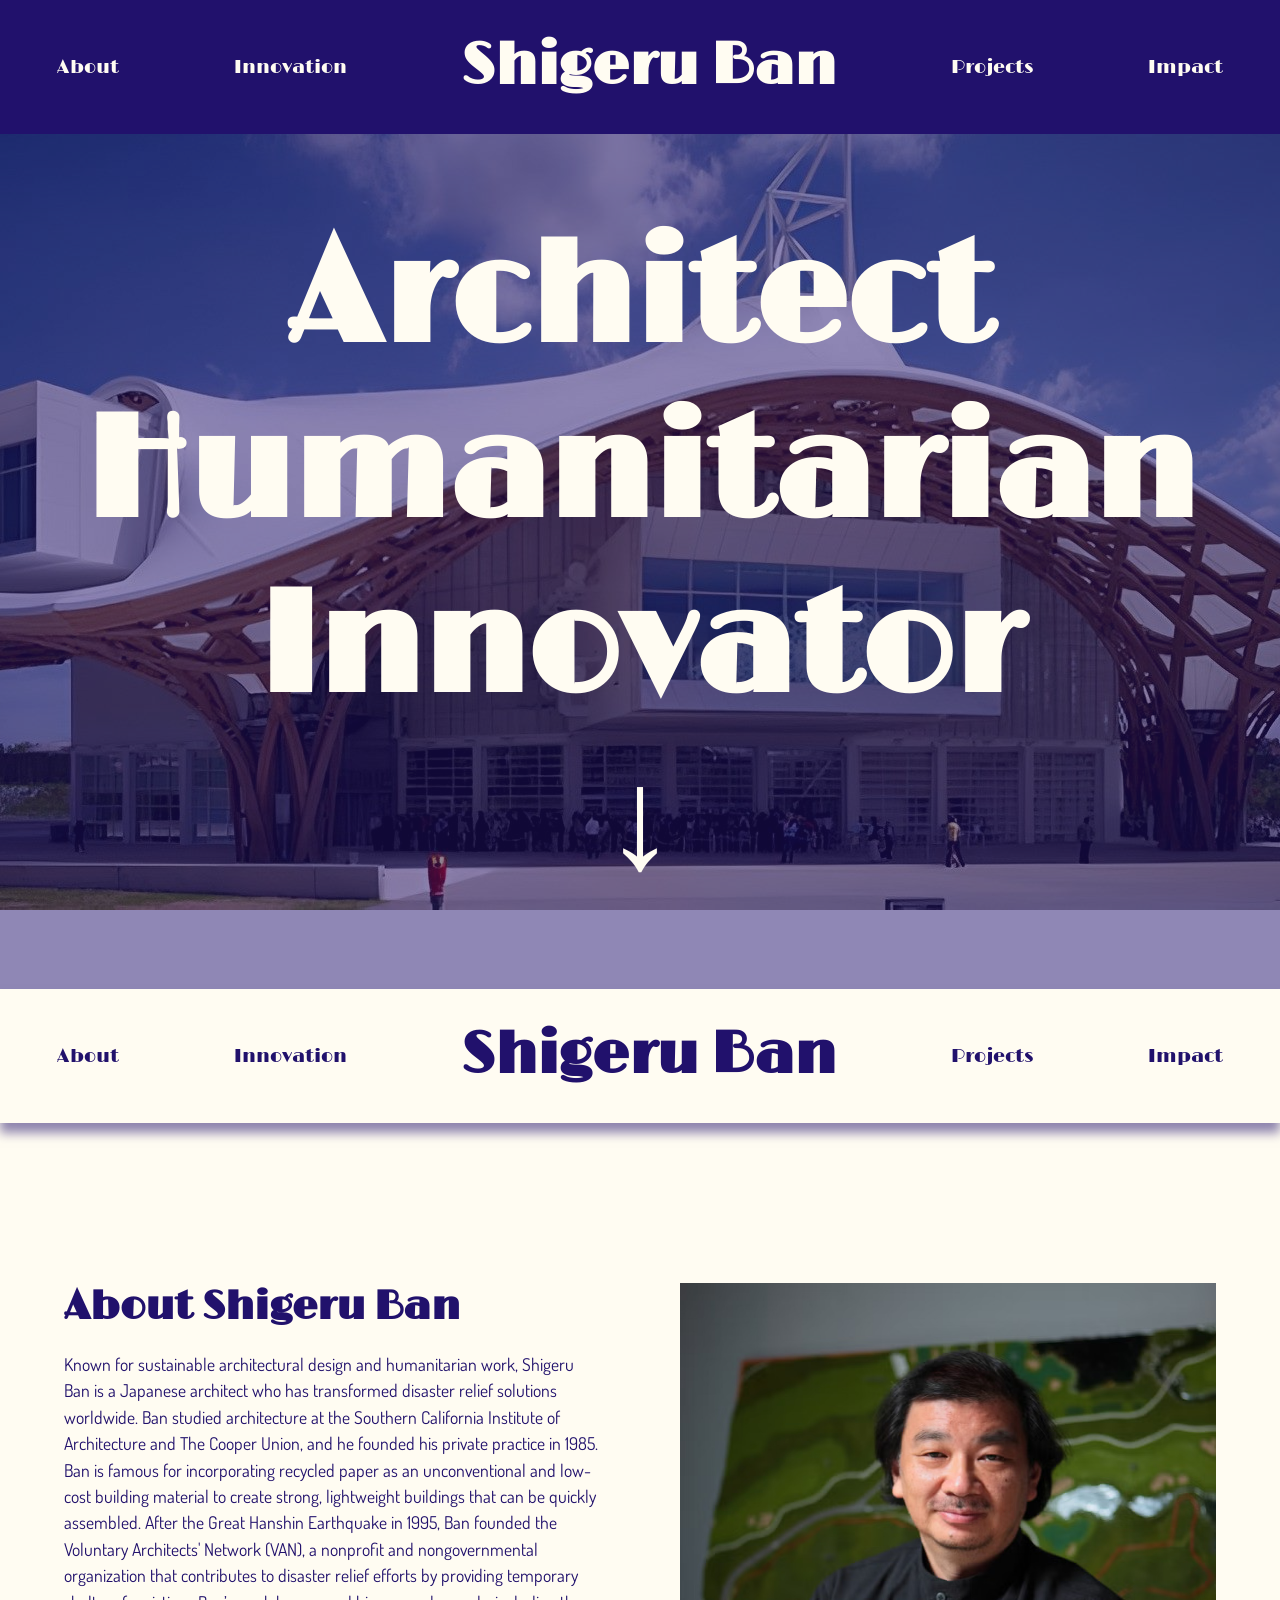
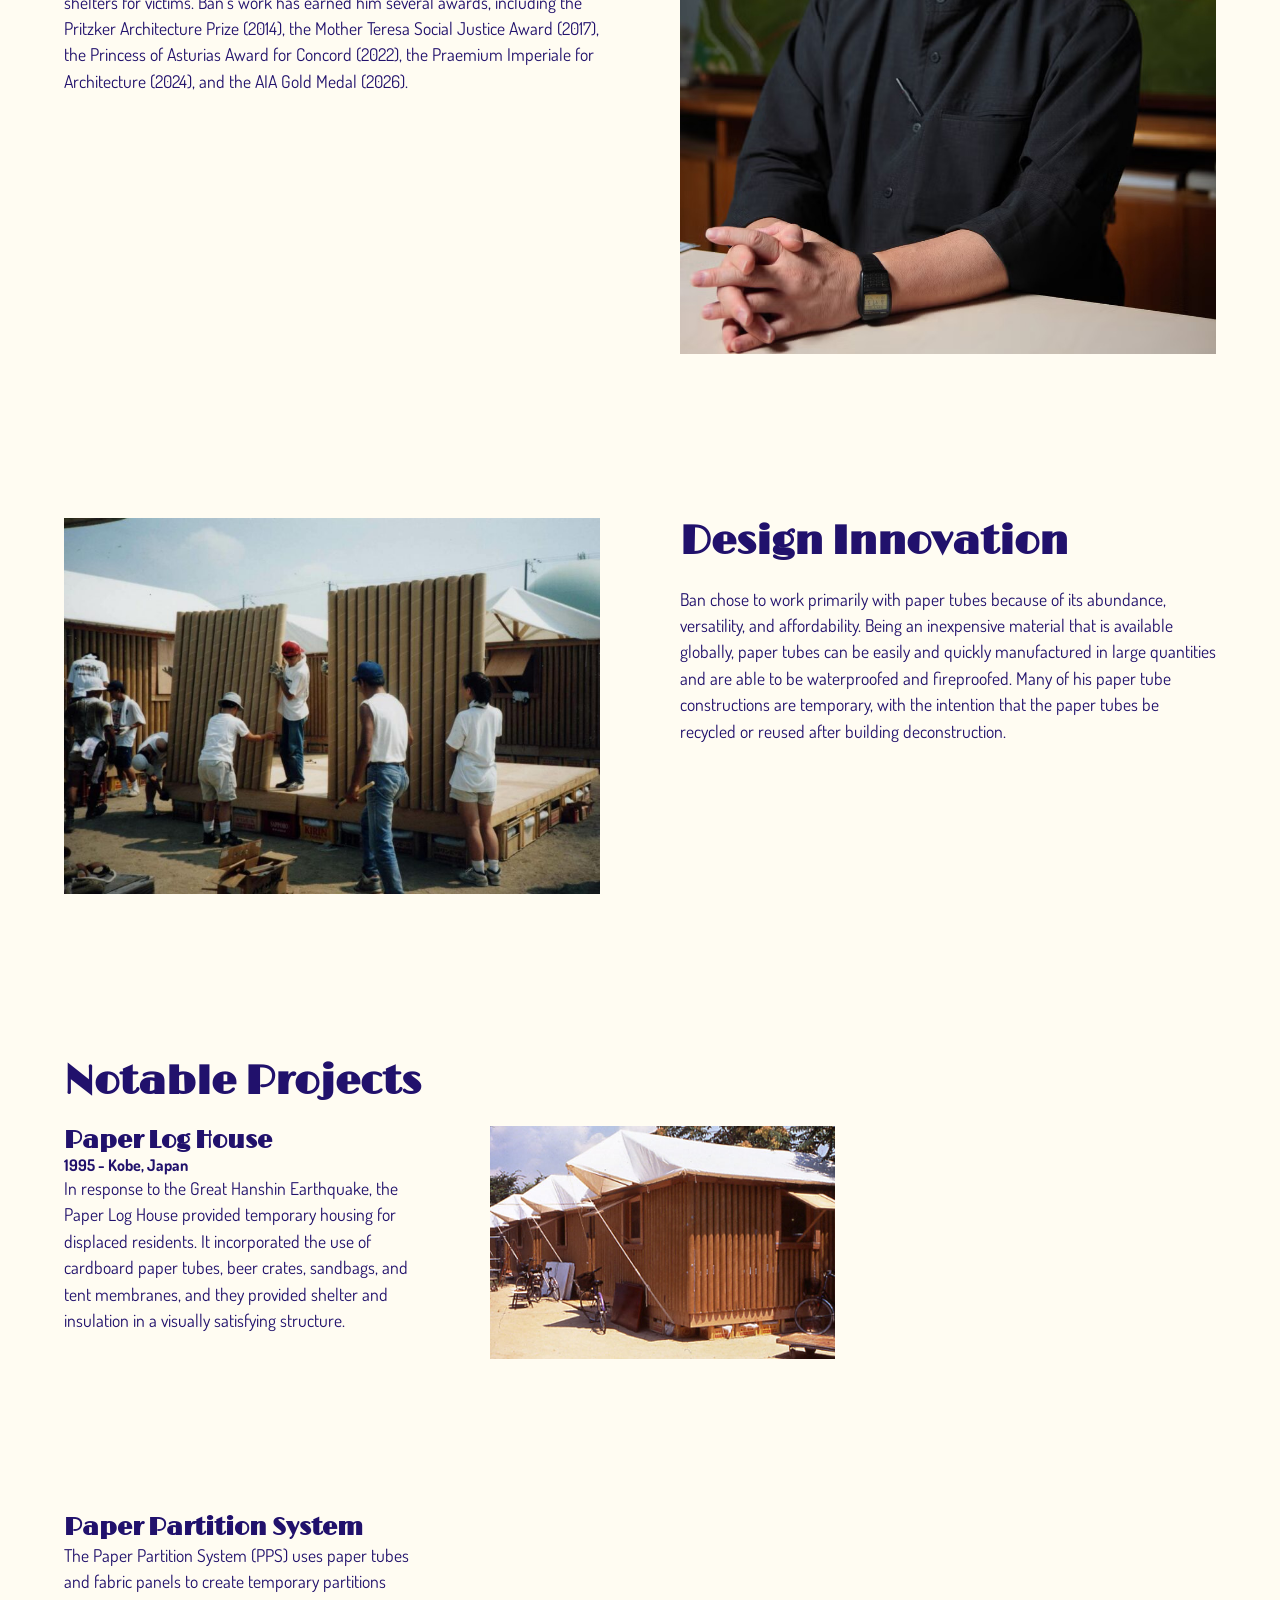
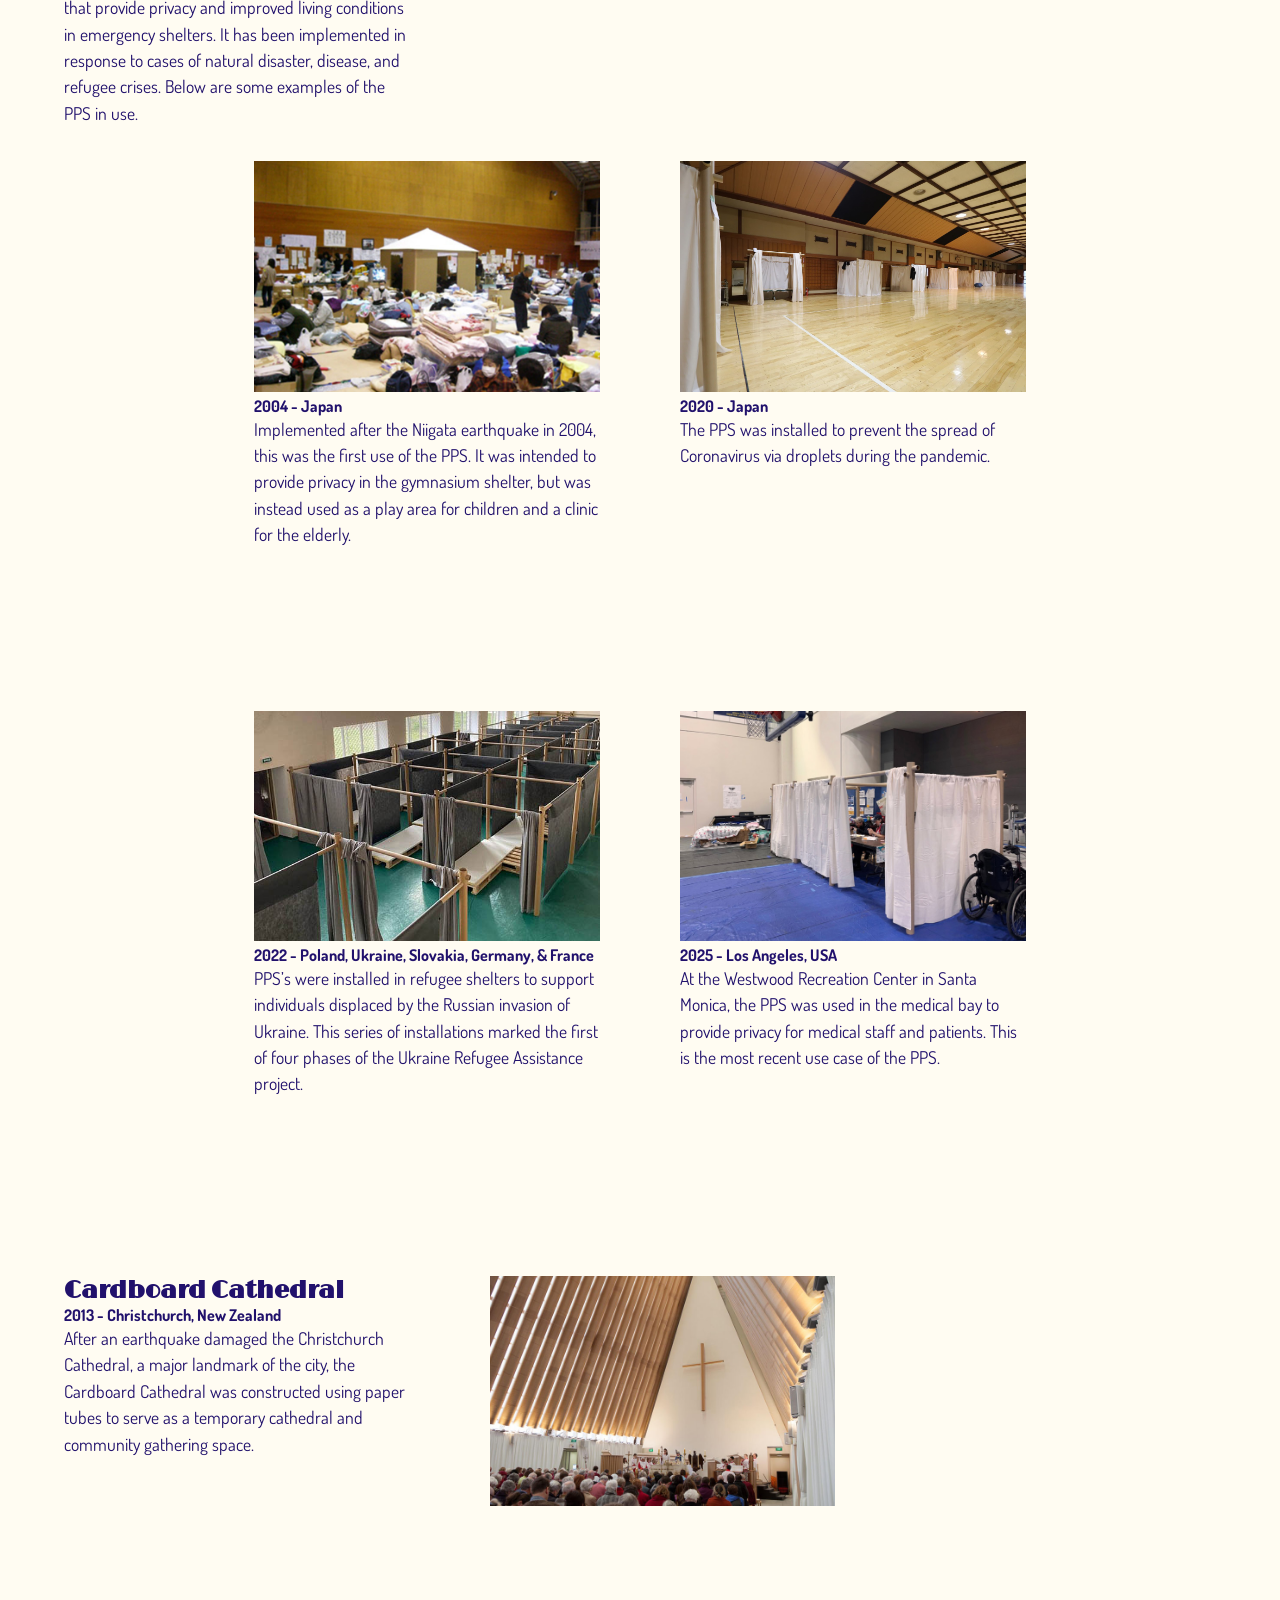
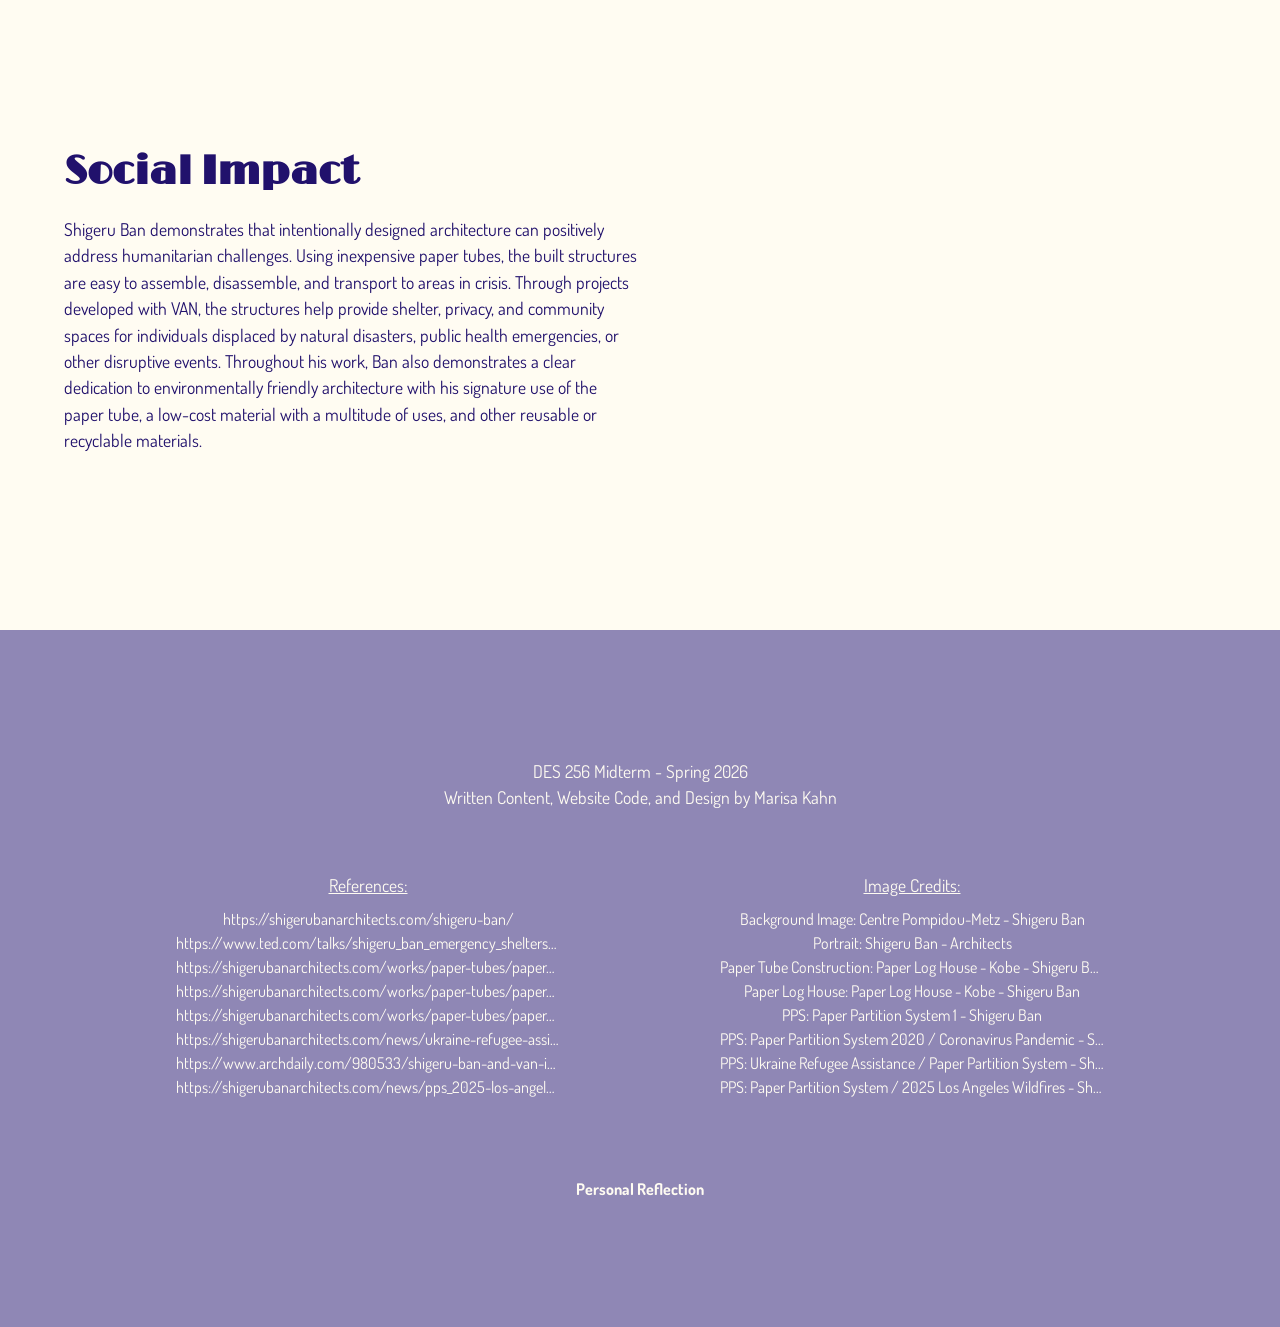
<file: index.html>
<!DOCTYPE html>
<html lang="en">
<head>
    <meta charset="UTF-8">
    <meta name="viewport" content="width=device-width, initial-scale=1.0">
    <link rel="stylesheet" href="css/style.css">

    <!-- LINK GOOGLE FONTS BELOW -->
        <link rel="preconnect" href="https://fonts.googleapis.com">
        <!-- FONT: Dosis -->
        <link rel="preconnect" href="https://fonts.gstatic.com" crossorigin>
        <link href="https://fonts.googleapis.com/css2?family=Afacad:ital,wght@0,400..700;1,400..700&family=Dosis:wght@200..800&family=Hanken+Grotesk:ital,wght@0,100..900;1,100..900&display=swap" rel="stylesheet">

        <!-- FONT: Limelight -->
        <link rel="preconnect" href="https://fonts.gstatic.com" crossorigin>
        <link href="https://fonts.googleapis.com/css2?family=Limelight&display=swap" rel="stylesheet">
    
    <title>Shigeru Ban</title>
</head>
<body>
    <header>
        <nav>
        <a href="#about">About</a>
        <a href="#design-innovation">Innovation</a>
        <h1><a href="index.html">Shigeru Ban</a></h1>
        <a href="#projects">Projects</a>
        <a href="#impact">Impact</a>
        </nav>
    </header>

    <main>
        <section id="hero">
            <h1>Architect<br>Humanitarian<br>Innovator<br>&#8595</h1>
        </section>

        <div id="head2">
                <nav>
                <a href="#about">About</a>
                <a href="#design-innovation">Innovation</a>
                <h1><a href="index.html">Shigeru Ban</a></h1>
                <a href="#projects">Projects</a>
                <a href="#impact">Impact</a>
                </nav>
        </div>
        
        <section class="sections" id="about">
            <div class="text">
                <h2>About Shigeru Ban</h2>
                <p>
                Known for sustainable architectural design and humanitarian work, Shigeru Ban is a Japanese architect who has transformed disaster relief solutions worldwide. Ban studied architecture at the Southern California Institute of Architecture and The Cooper Union, and he founded his private practice in 1985. Ban is famous for incorporating recycled paper as an unconventional and low-cost building material to create strong, lightweight buildings that can be quickly assembled.
                    
                After the Great Hanshin Earthquake in 1995, Ban founded the Voluntary Architects' Network (VAN), a nonprofit and nongovernmental organization that contributes to disaster relief efforts by providing temporary shelters for victims. Ban’s work has earned him several awards, including the Pritzker Architecture Prize (2014), the Mother Teresa Social Justice Award (2017), the Princess of Asturias Award for Concord (2022), the Praemium Imperiale for Architecture (2024), and the AIA Gold Medal (2026).
                </p>
            </div>
            <div class="img">
                <img src="img/shigeruban-portrait.jpg" alt="Portrait of Shigeru Ban">
            </div>
        </section>

        <section class="sections" id="design-innovation">
            <div class="img">
                <img src="img/papertube.jpg" alt="Shigeru Ban's paper tube construction">
            </div>
            <div class="text">
                <h2>Design Innovation</h2>
                <p>
                Ban chose to work primarily with paper tubes because of its abundance, versatility, and affordability. Being an inexpensive material that is available globally, paper tubes can be easily and quickly manufactured in large quantities and are able to be waterproofed and fireproofed. Many of his paper tube constructions are temporary, with the intention that the paper tubes be recycled or reused after building deconstruction.
                </p>
            </div>
        </section>

        <section class="sections" id="projects">
            <h2>Notable Projects</h2>
            <div id="projlist">
                <div id="loghouse">
                    <div>
                        <h3>Paper Log House</h3>
                        <h4>1995 - Kobe, Japan</h4>
                        <p>In response to the Great Hanshin Earthquake, the Paper Log House provided temporary housing for displaced residents. It incorporated the use of cardboard paper tubes, beer crates, sandbags, and tent membranes, and they provided shelter and insulation in a visually satisfying structure.</p>
                    </div>
                    <img src="img/paperloghouse.jpg" alt="Shigeru Ban's Paper Log House in Kobe, Japan">
                </div>
                <div>
                    <h3>Paper Partition System</h3>
                    <p id="ppsdescription">The Paper Partition System (PPS) uses paper tubes and fabric panels to create temporary partitions that provide privacy and improved living conditions in emergency shelters. It has been implemented in response to cases of natural disaster, disease, and refugee crises. Below are some examples of the PPS in use.</p>
                    <div id="pps-examples">
                        <div>
                            <img src="img/pps1.jpg" alt="Shigeru Ban's Paper Partition System in Japan during the 2004 Niigata Earthquake">
                            <h4>2004 - Japan</h4>
                            <p>Implemented after the Niigata earthquake in 2004, this was the first use of the PPS. It was intended to provide privacy in the gymnasium shelter, but was instead used as a play area for children and a clinic for the elderly.</p>
                        </div>
                        <div>
                            <img src="img/pps-japan-2020-2.jpg" alt="Shigeru Ban's Paper Partition System in Japan during the 2020 Coronavirus Pandemic">
                            <h4>2020 - Japan</h4>
                            <p>The PPS was installed to prevent the spread of Coronavirus via droplets during the pandemic.</p>
                        </div>
                        <div>
                            <img src="img/pps-refugee.jpg" alt="Shigeru Ban's Paper Partition System in refugee shelters during the 2022 Russian invasion of Ukraine">
                            <h4>2022 - Poland, Ukraine, Slovakia, Germany, & France</h4>
                            <p>PPS’s were installed in refugee shelters to support individuals displaced by the Russian invasion of Ukraine. This series of installations marked the first of four phases of the Ukraine Refugee Assistance project.</p>
                        </div>
                        <div>
                            <img src="img/pps-la.jpg" alt="Shigeru Ban's Paper Partition System in Los Angeles, USA">
                            <h4>2025 - Los Angeles, USA</h4>
                            <p>At the Westwood Recreation Center in Santa Monica, the PPS was used in the medical bay to provide privacy for medical staff and patients. This is the most recent use case of the PPS.</p>
                        </div>
                    </div>
                </div>
                <div id="cathedral">
                    <div>
                        <h3>Cardboard Cathedral</h3>
                        <h4>2013 - Christchurch, New Zealand</h4>
                        <p>After an earthquake damaged the Christchurch Cathedral, a major landmark of the city, the Cardboard Cathedral was constructed using paper tubes to serve as a temporary cathedral and community gathering space.</p>
                    </div>
                    <img src="img/cardboard-cathedral.jpg" alt="Shigeru Ban's Cardboard Cathedral in Christchurch, New Zealand">
                </div>
            </div>
        </section>

        <section class="sections" id="impact">
            <h2>Social Impact</h2>
            <p>Shigeru Ban demonstrates that intentionally designed architecture can positively address humanitarian challenges. Using inexpensive paper tubes, the built structures are easy to assemble, disassemble, and transport to areas in crisis. Through projects developed with VAN, the structures help provide shelter, privacy, and community spaces for individuals displaced by natural disasters, public health emergencies, or other disruptive events. Throughout his work, Ban also demonstrates a clear dedication to environmentally friendly architecture with his signature use of the paper tube, a low-cost material with a multitude of uses, and other reusable or recyclable materials.</p>
        </section>
    </main>

    <footer>
        <p>DES 256 Midterm - Spring 2026<br>Written Content, Website Code, and Design by Marisa Kahn</p>
        <div id="References">
            <div id="sources">
            <p>References:</p>
            <ul>
                <li><a href="https://shigerubanarchitects.com/shigeru-ban//">https://shigerubanarchitects.com/shigeru-ban/</a></li>
                <li><a href="https://www.ted.com/talks/shigeru_ban_emergency_shelters_made_from_paper">https://www.ted.com/talks/shigeru_ban_emergency_shelters_made_from_paper</a></li>
                <li><a href="https://shigerubanarchitects.com/works/paper-tubes/paper-log-house-kobe/">https://shigerubanarchitects.com/works/paper-tubes/paper-log-house-kobe/</a></li>
                <li><a href="https://shigerubanarchitects.com/works/paper-tubes/paper-partition-system-1/">https://shigerubanarchitects.com/works/paper-tubes/paper-partition-system-1/</a></li>
                <li><a href="https://shigerubanarchitects.com/works/paper-tubes/paper-partition-system2020-coronavirus-pandemic/">https://shigerubanarchitects.com/works/paper-tubes/paper-partition-system2020-coronavirus-pandemic/</a></li>
                <li><a href="https://shigerubanarchitects.com/news/ukraine-refugee-assistance-project/">https://shigerubanarchitects.com/news/ukraine-refugee-assistance-project/</a></li>
                <li><a href="https://www.archdaily.com/980533/shigeru-ban-and-van-install-paper-partition-systems-in-emergency-shelters-for-ukrainian-refugees">https://www.archdaily.com/980533/shigeru-ban-and-van-install-paper-partition-systems-in-emergency-shelters-for-ukrainian-refugees</a></li>
                <li><a href="https://shigerubanarchitects.com/news/pps_2025-los-angeles-wildfires/">https://shigerubanarchitects.com/news/pps_2025-los-angeles-wildfires/</a></li>
            </ul>
            </div>
            <div id="img-credits">
            <p>Image Credits:</p>
            <ul>
                <li><a href="https://shigerubanarchitects.com/works/cultural/centre-pompidou-metz/">Background Image: Centre Pompidou-Metz - Shigeru Ban</a></li>
                <li><a href="https://shigerubanarchitects.com/">Portrait: Shigeru Ban - Architects</a></li>
                <li><a href="https://shigerubanarchitects.com/works/paper-tubes/paper-log-house-kobe/">Paper Tube Construction: Paper Log House - Kobe - Shigeru Ban</a></li>
                <li><a href="https://shigerubanarchitects.com/works/paper-tubes/paper-log-house-kobe/">Paper Log House: Paper Log House - Kobe - Shigeru Ban</a></li>
                <li><a href="https://shigerubanarchitects.com/works/paper-tubes/paper-partition-system-1/">PPS: Paper Partition System 1 - Shigeru Ban</a></li>
                <li><a href="https://shigerubanarchitects.com/works/paper-tubes/paper-partition-system2020-coronavirus-pandemic/">PPS: Paper Partition System 2020 / Coronavirus Pandemic - Shigeru Ban</a></li>
                <li><a href="https://shigerubanarchitects.com/news/ukraine-refugee-assistance-project/">PPS: Ukraine Refugee Assistance / Paper Partition System - Shigeru Ban</a></li>
                <li><a href="https://shigerubanarchitects.com/news/pps_2025-los-angeles-wildfires/">PPS: Paper Partition System / 2025 Los Angeles Wildfires - Shigeru Ban</a></li>
            </div>
        </div>
        <a href="reflection.html" id="personalreflection">Personal Reflection</a>
        </footer>
</body>
</html>
</file>
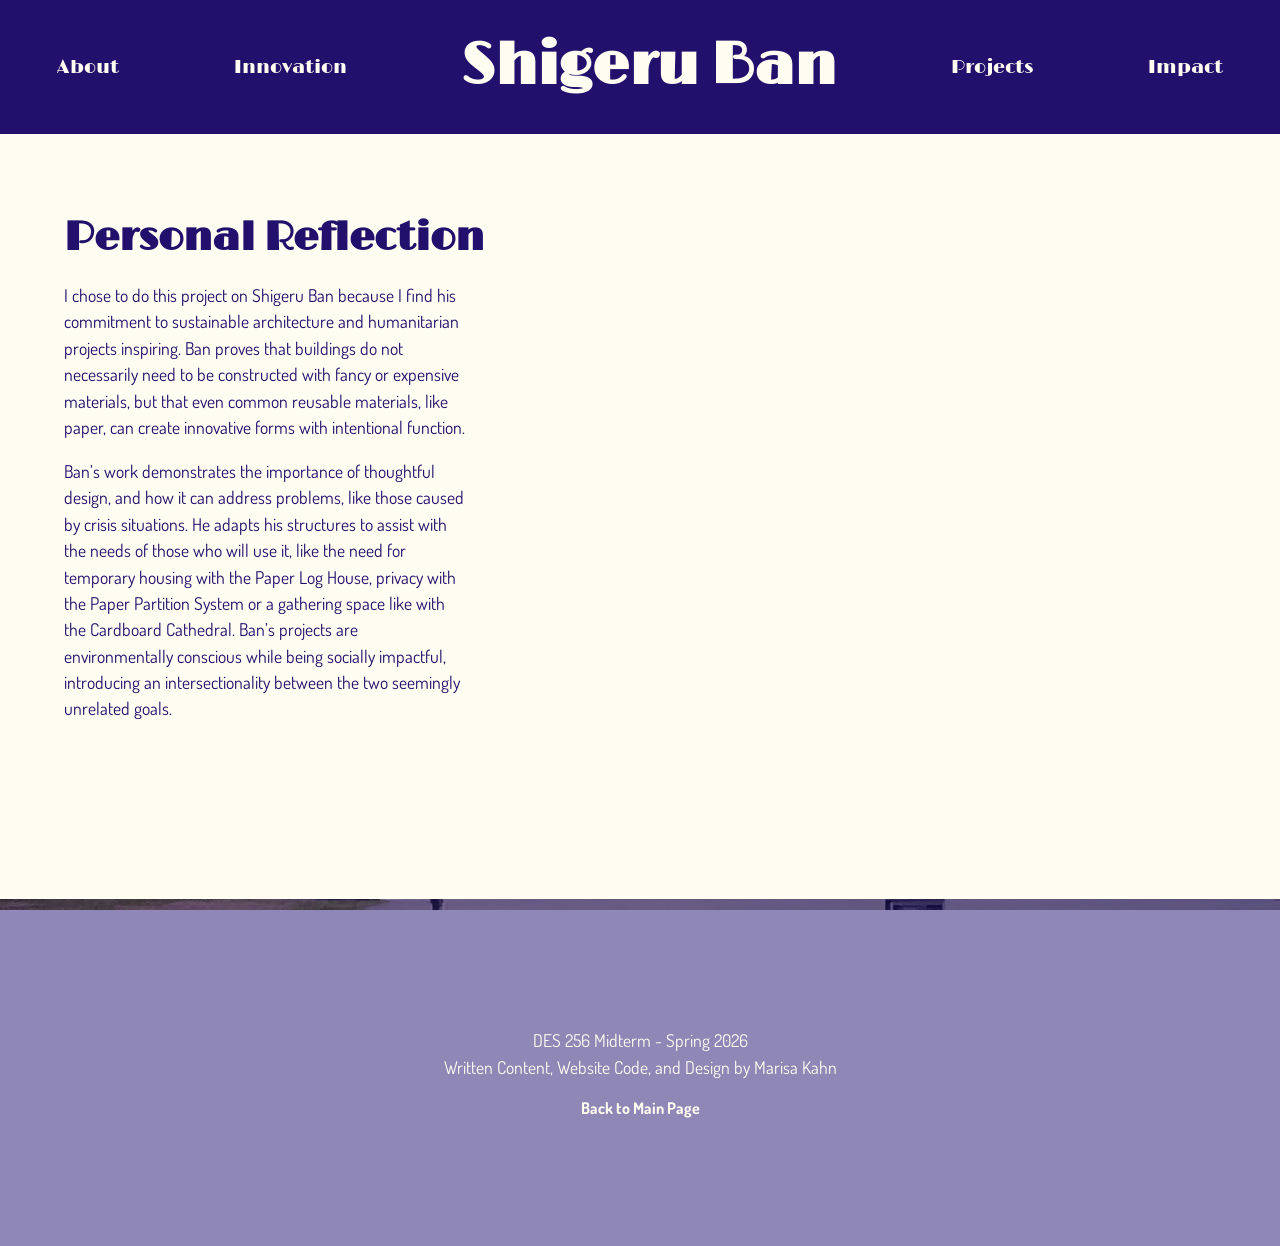
<file: reflection.html>
<!DOCTYPE html>
<html lang="en">
<head>
    <meta charset="UTF-8">
    <meta name="viewport" content="width=device-width, initial-scale=1.0">
    <link rel="stylesheet" href="css/style.css">
    <link rel="stylesheet" href="css/reflection.css">

    <!-- LINK GOOGLE FONTS BELOW -->
        <link rel="preconnect" href="https://fonts.googleapis.com">
        <!-- FONT: Dosis -->
        <link rel="preconnect" href="https://fonts.gstatic.com" crossorigin>
        <link href="https://fonts.googleapis.com/css2?family=Afacad:ital,wght@0,400..700;1,400..700&family=Dosis:wght@200..800&family=Hanken+Grotesk:ital,wght@0,100..900;1,100..900&display=swap" rel="stylesheet">

        <!-- FONT: Limelight -->
        <link rel="preconnect" href="https://fonts.gstatic.com" crossorigin>
        <link href="https://fonts.googleapis.com/css2?family=Limelight&display=swap" rel="stylesheet">
    
    <title>Shigeru Ban</title>
</head>
<body>
    <header>
        <nav>
        <a href="index.html#about">About</a>
        <a href="index.html#design-innovation">Innovation</a>
        <h1><a href="index.html">Shigeru Ban</a></h1>
        <a href="index.html#projects">Projects</a>
        <a href="index.html#impact">Impact</a>
        </nav>
    </header>

    <main>
        <h2>Personal Reflection</h2>
        <p>I chose to do this project on Shigeru Ban because I find his commitment to sustainable architecture and humanitarian projects inspiring. Ban proves that buildings do not necessarily need to be constructed with fancy or expensive materials, but that even common reusable materials, like paper, can create innovative forms with intentional function.</p>
        <p>Ban’s work demonstrates the importance of thoughtful design, and how it can address problems, like those caused by crisis situations. He adapts his structures to assist with the needs of those who will use it, like the need for temporary housing with the Paper Log House, privacy with the Paper Partition System or a gathering space like with the Cardboard Cathedral. Ban’s projects are environmentally conscious while being socially impactful, introducing an intersectionality between the two seemingly unrelated goals.</p>
    </main>

    <footer>
        <p>DES 256 Midterm - Spring 2026<br>Written Content, Website Code, and Design by Marisa Kahn</p>
        <a href="index.html" id="personalreflection">Back to Main Page</a>
        </footer>
</body>
</html>
</file>
<file: css/style.css>
* {
    margin: 0;
    padding: 0;
    box-sizing: border-box;
    scroll-behavior: smooth;
    font-size: 100%;
}

body {
    font-family: Dosis, sans-serif;
    background-image: url("../img/centre-pompidou-metz.jpg");
    background-position-x: center;
    background-repeat: no-repeat;
    background-attachment: fixed;
    color:rgb(33, 17, 108)
}
header, #head2 {
    font-family: Limelight, sans-serif;
    padding-top: 2em;
    padding-bottom: 2em;
    background-color: rgb(33, 17, 108);
}

#head2 {
    position: sticky;
    top: 0;
    z-index: 1000; 
    background-color: rgb(255, 252, 242);
    box-shadow: 0px 10px 10px rgba(33, 17, 108, 0.5);
}

header nav, #head2 nav {
    display: flex;
    flex-direction: row;
    flex-wrap: wrap;
    justify-content: space-around;
    align-items: center;
    font-size: 1.2em;
    text-align: center;
    background-color: rgb(33, 17, 108);
}

header nav a {
    text-decoration: none;
    background-color: rgb(33, 17, 108);
    color: rgb(255, 252, 242);
}

header nav a:hover {
    text-decoration: underline;
}

#head2 nav {
    background-color: rgb(255, 252, 242);
}

#head2 nav a {
    background-color: rgb(255, 252, 242);
    color: rgb(33, 17, 108);
    text-decoration: none;
}

#head2 nav a:hover {
    text-decoration: underline;
}

p {
    font-size: 1.1em;
    line-height: 1.5em;
    padding-bottom: 1em;
    width: 35%;
}

footer {
    text-align: center;
    background-color: rgba(33, 17, 108, 0.5);   
    padding-top: 10%;
    padding-bottom: 10%; 
}

footer p, footer li, footer li a{
    color: rgb(255, 252, 242);
    text-decoration: none;
    list-style-type: none;
    line-height: 1;
}

footer p {
    width: 100%;
    margin-bottom: 0.5em;
    line-height: 1.5;
    padding-bottom: 0.5em;

}

.sections {
    padding-top: 10em;
    padding-left: 4em;
    padding-right: 4em;
    background-color: rgb(255, 252, 242);

}

h1 {
    font-size: 3em;
}

h2 {
    font-family: Limelight, sans-serif;
    font-size: 2.5em;
    padding-bottom: 0.5em;
}

#hero {
    height: 95vh;
    color:rgb(255, 252, 242);
    background-color: rgba(33, 17, 108, 0.5);
    font-family: Limelight, sans-serif;
    text-align: center;
    display: flex;
    flex-direction: column;
    justify-content: center;
    font-size: 3em;
}

#References {
    display: flex;
    flex-direction: row;
    justify-content: center;
    align-items: top;
    gap: 10em;
    flex-wrap: wrap;
    margin-bottom: 5em;
}

#References #sources, #References #img-credits {
    width: 30%;
}

#References #sources p, #References #img-credits p {
    margin-top: 2.5em;
    padding-bottom: 0;
    text-decoration: underline;
    text-align: center;
    width: 100%;
}

#References ul li {
    padding-top: 0.25em;
    padding-bottom: 0.25em;
    white-space: nowrap;
    overflow: hidden;
    text-overflow: ellipsis;
}

#References ul li:hover {
    background-color: rgb(255, 252, 242);
    border-radius: 5px;
}

#References ul li a:hover {
    color:rgb(33, 17, 108);
}

#personalreflection:hover  {
    color:rgb(33, 17, 108);
    background-color: rgb(255, 252, 242);
    border-radius: 5px;
}

#about, #design-innovation {
    display: flex;
    flex-direction: row;
    justify-content: center;
    align-items: flex-start;
    gap: 5em;
}

#about .text, #design-innovation .text, #impact p {
    width: 50%;
}

#impact p {
    padding-bottom: 10em;
}

#about .text p, #design-innovation .text p{
    width: 100%;
}

#about .img, #design-innovation .img {
    width: 50%;
    height: auto;
}

#about .img img, #design-innovation .img img {
    width: 100%;
}

h3 {
    font-family: Limelight, sans-serif;
    font-size: 1.5em;
}

#projlist div {
    padding-bottom: 3em;
}

#projlist div p {
    padding-bottom: 2em;
}

#pps-examples {
    display: flex;
    flex-direction: row;
    justify-content: center;
    align-items: top;
    gap: 5em;
    flex-wrap: wrap;
}

#pps-examples div {
    width: 30%;
}

#pps-examples div img {
    width: 100%;
    height: auto;
}

#pps-examples div p {
    width: 100%;
}

#loghouse, #cathedral {
    display: flex;
    flex-direction: row;
    justify-content: flex-start;
    align-items: flex-start;
    gap: 5em;
    margin-bottom: 3em;
}

#cathedral {
    margin-bottom: 0;
}

#loghouse img, #cathedral img {
    width: 30%;
}

#loghouse div, #cathedral div{
    width: 30%;
}

#loghouse div p, #cathedral div p {
    width: 100%;
}

#ppsdescription {
    width: 30%;
}

#personalreflection {
    text-decoration: none;
    color:rgb(255, 252, 242);
    font-weight: bold;
    padding: 0.5em 1em;
}





/* RESPONSIVE ADJUSTMENTS */

@media (max-width: 1024px) {
    p {
        width: 100%;
        max-width: 800px;
        margin-left: auto;
        margin-right: auto;
    }

    h1 {
        font-size: 2.5em;
    }
}

@media (max-width: 768px) {
    body {
        font-size: 90%;
    }

    p {
        width: 100%;
    }

    .sections {
        padding-left: 2em;
        padding-right: 2em;
    }

    h1 {
        font-size: 2em;
    }

    #about, #design-innovation, #loghouse, #cathedral, #pps-examples, #References {
        display: flex;
        flex-direction: column;
        align-items: center;
        gap: 2em;
    }

    #loghouse img, #cathedral img, #pps-examples div {
        width: 100%;
    }

    #loghouse div, #cathedral div {
        width: 100%;
    }

    #ppsdescription {
        width: 100%;
    }

    #References #sources, #References #img-credits {
        width: 100%;
    }

    header nav, #head2 nav {
        flex-direction: column;
        gap: 0.25em;
    }

    header nav a, #head2 nav a {
        padding: 0.25em 0;
    }

    #hero {
        font-size: 2em;
    }
}

@media (max-width: 480px) {
    h1 {
        font-size: 1.5em;
    }
    
    header nav h1 a {
        font-size: 1.5em;
    }

    #hero {
        font-size: 1.5em;
    }

    footer p, footer li, footer li a {
        font-size: 0.9em;
    }
}
</file>
<file: css/reflection.css>
main {
    background-color: rgb(255, 252, 242);
    padding-left: 4em;
    padding-right: 4em;
    padding-bottom: 10em;
}

h2 {
    padding-top: 2em;
}
</file>
